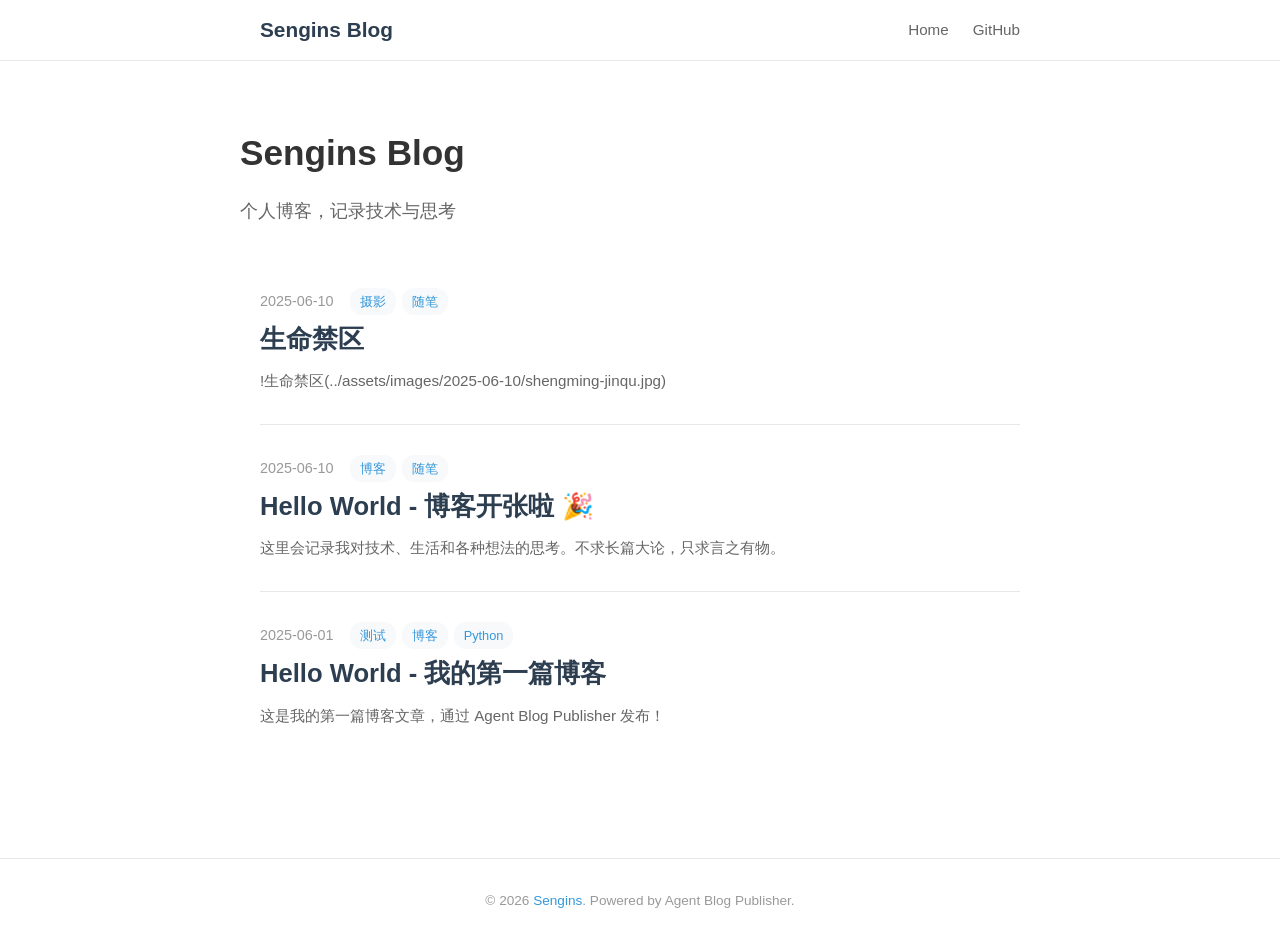
<file: index.html>
<!DOCTYPE html>
<html lang="zh-CN">
<head>
    <meta charset="UTF-8">
    <meta name="viewport" content="width=device-width, initial-scale=1.0">
    <title>Sengins Blog</title>
    <meta name="description" content="个人博客，记录技术与思考">
    <meta name="author" content="Sengins">

    <!-- Open Graph -->
    <meta property="og:title" content="Sengins Blog">
    <meta property="og:description" content="个人博客，记录技术与思考">
    <meta property="og:type" content="website">
    <meta property="og:url" content="https://sengins.github.io/blog">

    <link rel="stylesheet" href="css/style.css">
</head>
<body>
    <!-- Header -->
    <header class="site-header">
        <div class="header-inner">
            <a href="index.html" class="site-title">Sengins Blog</a>
            <nav>
                <ul class="nav-links">
                    <li><a href="index.html">Home</a></li>
                    <li><a href="https://github.com/sengins" target="_blank" rel="noopener">GitHub</a></li>
                </ul>
            </nav>
        </div>
    </header>

    <!-- Hero Section -->
    <section class="container" style="padding: 60px 0 20px;">
        <h1 style="font-size: 2.2rem; margin-bottom: 12px;">Sengins Blog</h1>
        <p style="color: var(--text-secondary); font-size: 1.1rem;">个人博客，记录技术与思考</p>
    </section>

    <!-- Article List -->
    <section class="container">
        <div class="article-list">
                <article class="article-item">
                    <div class="article-meta">
                        <time datetime="2025-06-10">2025-06-10</time>
                        <span class="article-tags">
                            <span class="article-tag">摄影</span>
                            <span class="article-tag">随笔</span>
                        </span>
                    </div>
                    <h2 class="article-title">
                        <a href="articles/shengming-jinqu.html">生命禁区</a>
                    </h2>
                    <p class="article-summary">!生命禁区(../assets/images/2025-06-10/shengming-jinqu.jpg)</p>
                </article>
                <article class="article-item">
                    <div class="article-meta">
                        <time datetime="2025-06-10">2025-06-10</time>
                        <span class="article-tags">
                            <span class="article-tag">博客</span>
                            <span class="article-tag">随笔</span>
                        </span>
                    </div>
                    <h2 class="article-title">
                        <a href="articles/hello-world.html">Hello World - 博客开张啦 🎉</a>
                    </h2>
                    <p class="article-summary">这里会记录我对技术、生活和各种想法的思考。不求长篇大论，只求言之有物。</p>
                </article>
                <article class="article-item">
                    <div class="article-meta">
                        <time datetime="2025-06-01">2025-06-01</time>
                        <span class="article-tags">
                            <span class="article-tag">测试</span>
                            <span class="article-tag">博客</span>
                            <span class="article-tag">Python</span>
                        </span>
                    </div>
                    <h2 class="article-title">
                        <a href="articles/hello-world.html">Hello World - 我的第一篇博客</a>
                    </h2>
                    <p class="article-summary">这是我的第一篇博客文章，通过 Agent Blog Publisher 发布！</p>
                </article>
        </div>
    </section>

    <!-- Footer -->
    <footer class="site-footer">
        <div class="container">
            <p>&copy; 2026 <a href="https://github.com/sengins">Sengins</a>. Powered by Agent Blog Publisher.</p>
        </div>
    </footer>
</body>
</html>
</file>
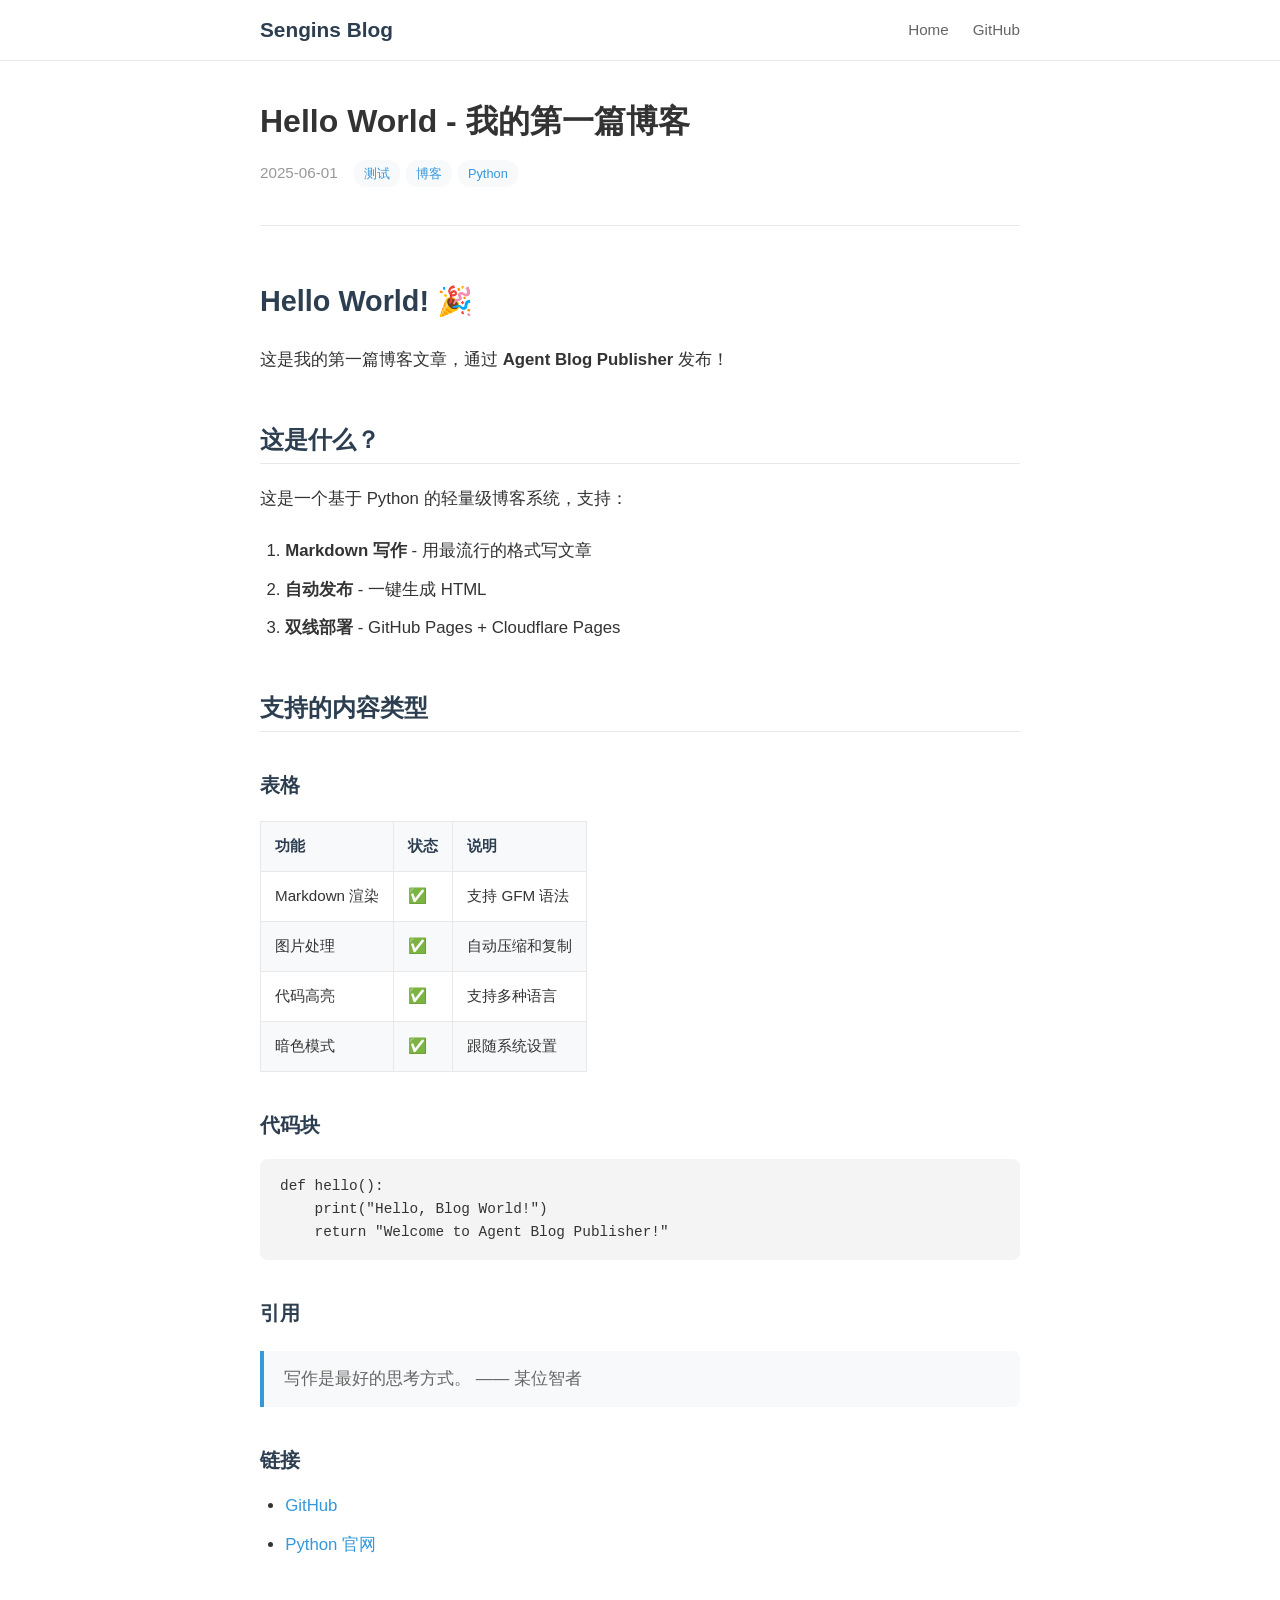
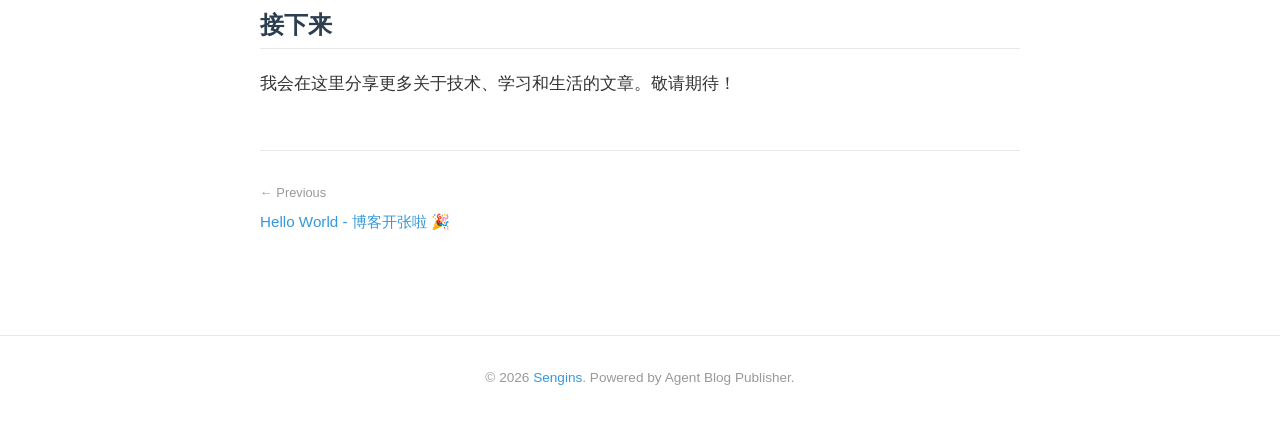
<file: articles/hello-world.html>
<!DOCTYPE html>
<html lang="zh-CN">
<head>
    <meta charset="UTF-8">
    <meta name="viewport" content="width=device-width, initial-scale=1.0">
    <title>Hello World - 我的第一篇博客 - Sengins Blog</title>
    <meta name="description" content="这是我的第一篇博客文章，通过 Agent Blog Publisher 发布！">
    <meta name="author" content="Sengins">
    <meta name="keywords" content="测试, 博客, Python">

    <!-- Open Graph -->
    <meta property="og:title" content="Hello World - 我的第一篇博客 - Sengins Blog">
    <meta property="og:description" content="这是我的第一篇博客文章，通过 Agent Blog Publisher 发布！">
    <meta property="og:type" content="article">
    <meta property="og:url" content="https://sengins.github.io/blog/articles/hello-world.html">
    <meta property="article:published_time" content="2025-06-01">

    <link rel="stylesheet" href="../css/style.css">
</head>
<body>
    <!-- Header -->
    <header class="site-header">
        <div class="header-inner">
            <a href="../index.html" class="site-title">Sengins Blog</a>
            <nav>
                <ul class="nav-links">
                    <li><a href="../index.html">Home</a></li>
                    <li><a href="https://github.com/sengins" target="_blank" rel="noopener">GitHub</a></li>
                </ul>
            </nav>
        </div>
    </header>

    <!-- Article Content -->
    <main class="container">
        <article class="article-page">
            <header class="article-header">
                <h1 class="article-title">Hello World - 我的第一篇博客</h1>
                <div class="article-meta">
                    <time datetime="2025-06-01">2025-06-01</time>
                    <span class="article-tags">
                        <span class="article-tag">测试</span>
                        <span class="article-tag">博客</span>
                        <span class="article-tag">Python</span>
                    </span>
                </div>
            </header>

            <div class="article-content">
                <h1>Hello World! 🎉</h1>
<p>这是我的第一篇博客文章，通过 <strong>Agent Blog Publisher</strong> 发布！</p>
<h2>这是什么？</h2>
<p>这是一个基于 Python 的轻量级博客系统，支持：</p>
<ol>
<li><strong>Markdown 写作</strong> - 用最流行的格式写文章</li>
<li><strong>自动发布</strong> - 一键生成 HTML</li>
<li><strong>双线部署</strong> - GitHub Pages + Cloudflare Pages</li>
</ol>
<h2>支持的内容类型</h2>
<h3>表格</h3>
<div class="table-wrapper"><table>
<thead>
<tr>
  <th>功能</th>
  <th>状态</th>
  <th>说明</th>
</tr>
</thead>
<tbody>
<tr>
  <td>Markdown 渲染</td>
  <td>✅</td>
  <td>支持 GFM 语法</td>
</tr>
<tr>
  <td>图片处理</td>
  <td>✅</td>
  <td>自动压缩和复制</td>
</tr>
<tr>
  <td>代码高亮</td>
  <td>✅</td>
  <td>支持多种语言</td>
</tr>
<tr>
  <td>暗色模式</td>
  <td>✅</td>
  <td>跟随系统设置</td>
</tr>
</tbody>
</table></div>
<h3>代码块</h3>
<pre><code class="language-python">def hello():
    print(&quot;Hello, Blog World!&quot;)
    return &quot;Welcome to Agent Blog Publisher!&quot;
</code></pre>
<h3>引用</h3>
<blockquote>
<p>写作是最好的思考方式。
—— 某位智者</p>
</blockquote>
<h3>链接</h3>
<ul>
<li><a href="https://github.com" target="_blank" rel="noopener">GitHub</a></li>
<li><a href="https://python.org" target="_blank" rel="noopener">Python 官网</a></li>
</ul>
<h2>接下来</h2>
<p>我会在这里分享更多关于技术、学习和生活的文章。敬请期待！</p>

            </div>

            <!-- Article Navigation -->
            <nav class="article-nav">
                <a href="../articles/hello-world.html" class="nav-prev">
                    <span class="nav-label">← Previous</span>
                    Hello World - 博客开张啦 🎉
                </a>
            </nav>
        </article>
    </main>

    <!-- Footer -->
    <footer class="site-footer">
        <div class="container">
            <p>&copy; 2026 <a href="https://github.com/sengins">Sengins</a>. Powered by Agent Blog Publisher.</p>
        </div>
    </footer>
</body>
</html>
</file>
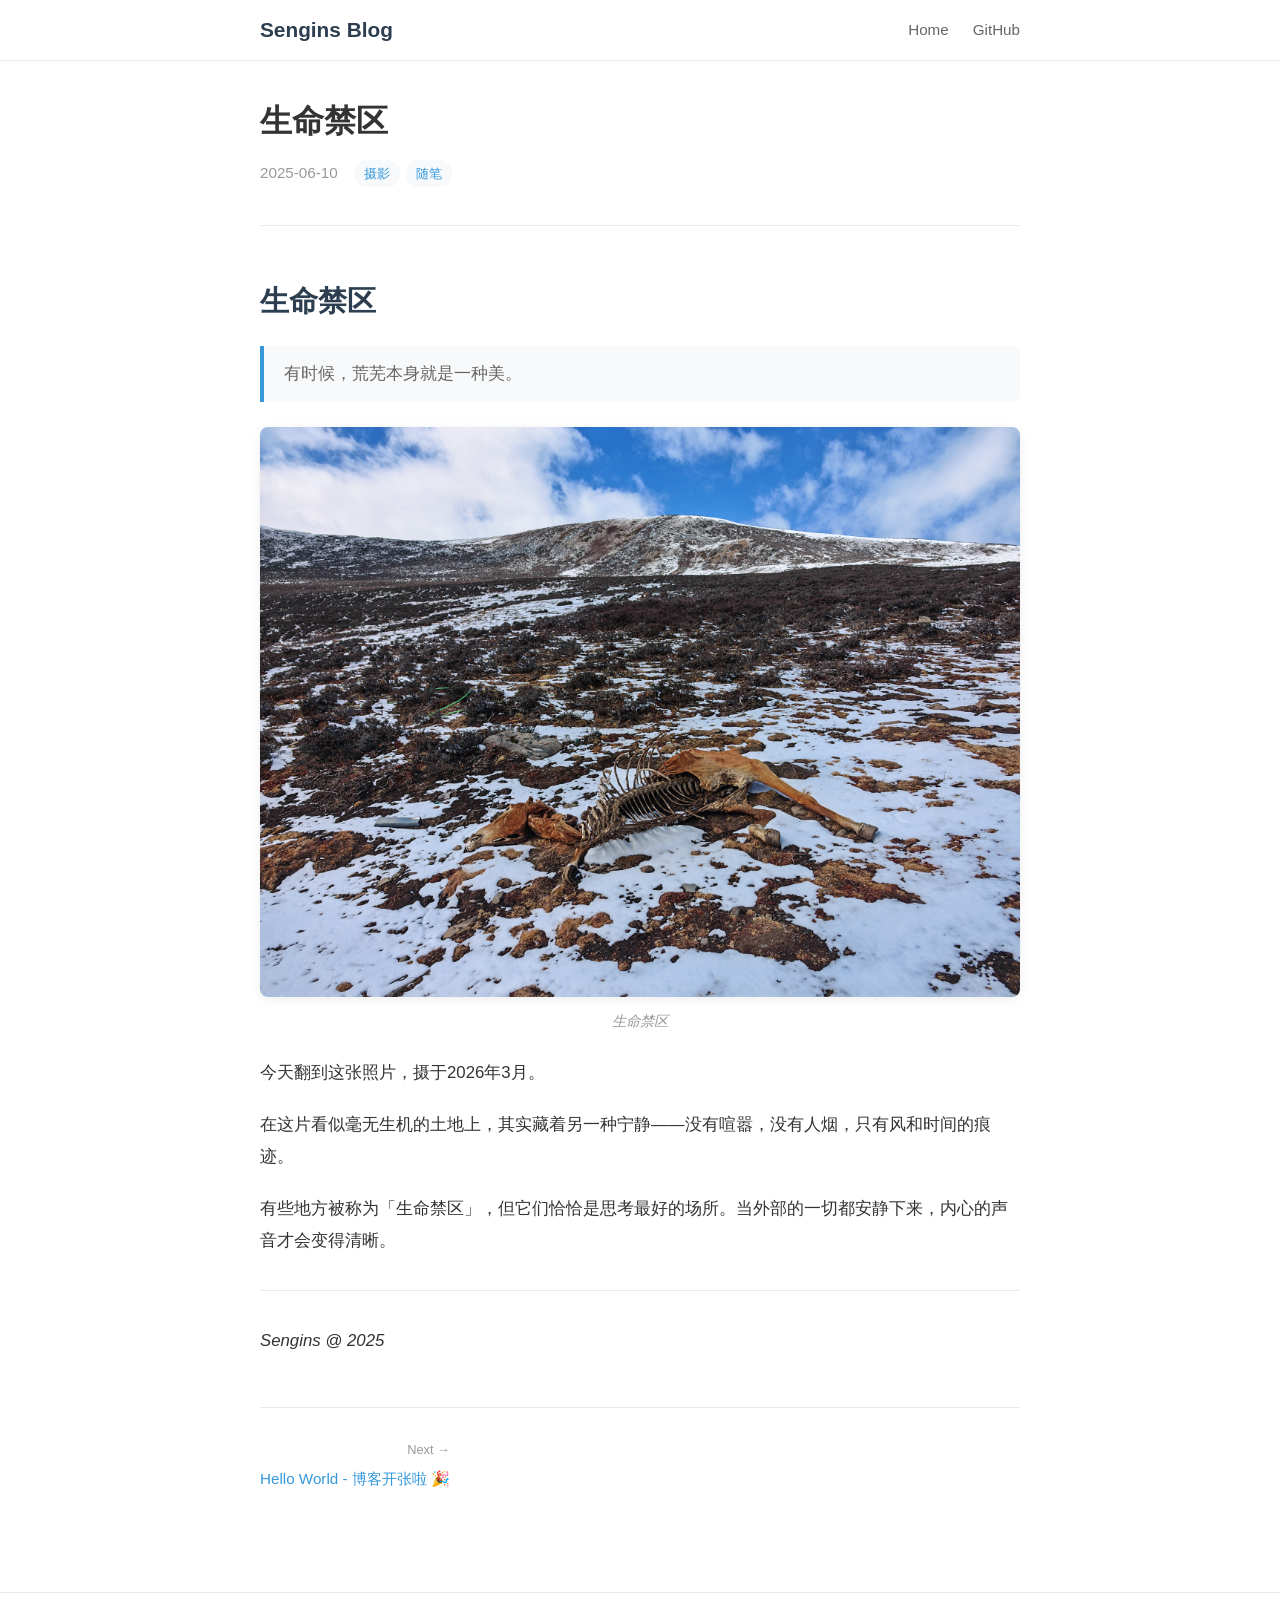
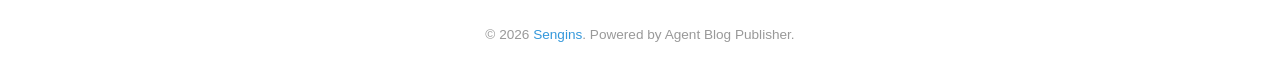
<file: articles/shengming-jinqu.html>
<!DOCTYPE html>
<html lang="zh-CN">
<head>
    <meta charset="UTF-8">
    <meta name="viewport" content="width=device-width, initial-scale=1.0">
    <title>生命禁区 - Sengins Blog</title>
    <meta name="description" content="!生命禁区(../assets/images/2025-06-10/shengming-jinqu.jpg)">
    <meta name="author" content="Sengins">
    <meta name="keywords" content="摄影, 随笔">

    <!-- Open Graph -->
    <meta property="og:title" content="生命禁区 - Sengins Blog">
    <meta property="og:description" content="!生命禁区(../assets/images/2025-06-10/shengming-jinqu.jpg)">
    <meta property="og:type" content="article">
    <meta property="og:url" content="https://sengins.github.io/blog/articles/shengming-jinqu.html">
    <meta property="article:published_time" content="2025-06-10">

    <link rel="stylesheet" href="../css/style.css">
</head>
<body>
    <!-- Header -->
    <header class="site-header">
        <div class="header-inner">
            <a href="../index.html" class="site-title">Sengins Blog</a>
            <nav>
                <ul class="nav-links">
                    <li><a href="../index.html">Home</a></li>
                    <li><a href="https://github.com/sengins" target="_blank" rel="noopener">GitHub</a></li>
                </ul>
            </nav>
        </div>
    </header>

    <!-- Article Content -->
    <main class="container">
        <article class="article-page">
            <header class="article-header">
                <h1 class="article-title">生命禁区</h1>
                <div class="article-meta">
                    <time datetime="2025-06-10">2025-06-10</time>
                    <span class="article-tags">
                        <span class="article-tag">摄影</span>
                        <span class="article-tag">随笔</span>
                    </span>
                </div>
            </header>

            <div class="article-content">
                <h1>生命禁区</h1>
<blockquote>
<p>有时候，荒芜本身就是一种美。</p>
</blockquote>
<p><img src="../assets/images/2025-06-10/shengming-jinqu.jpg" alt="生命禁区" loading="lazy">
<em>生命禁区</em></p>
<p>今天翻到这张照片，摄于2026年3月。</p>
<p>在这片看似毫无生机的土地上，其实藏着另一种宁静——没有喧嚣，没有人烟，只有风和时间的痕迹。</p>
<p>有些地方被称为「生命禁区」，但它们恰恰是思考最好的场所。当外部的一切都安静下来，内心的声音才会变得清晰。</p>
<hr />
<p><em>Sengins @ 2025</em></p>

            </div>

            <!-- Article Navigation -->
            <nav class="article-nav">
                <a href="../articles/hello-world.html" class="nav-next">
                    <span class="nav-label">Next →</span>
                    Hello World - 博客开张啦 🎉
                </a>
            </nav>
        </article>
    </main>

    <!-- Footer -->
    <footer class="site-footer">
        <div class="container">
            <p>&copy; 2026 <a href="https://github.com/sengins">Sengins</a>. Powered by Agent Blog Publisher.</p>
        </div>
    </footer>
</body>
</html>
</file>
<file: css/style.css>
/* ============================================
   Agent Blog Publisher - Main Stylesheet
   Inspired by modern minimal blog design
   ============================================ */

/* CSS Variables for theming */
:root {
    --primary-color: #2c3e50;
    --accent-color: #3498db;
    --bg-color: #ffffff;
    --bg-secondary: #f8f9fa;
    --text-color: #333333;
    --text-secondary: #666666;
    --text-muted: #999999;
    --border-color: #e8e8e8;
    --code-bg: #f4f4f4;
    --card-shadow: 0 2px 8px rgba(0,0,0,0.08);
    --max-width: 800px;
    --header-height: 60px;
}

/* Dark mode */
@media (prefers-color-scheme: dark) {
    :root {
        --primary-color: #ecf0f1;
        --accent-color: #5dade2;
        --bg-color: #1a1a2e;
        --bg-secondary: #16213e;
        --text-color: #e0e0e0;
        --text-secondary: #b0b0b0;
        --text-muted: #808080;
        --border-color: #2a2a4a;
        --code-bg: #2a2a3e;
        --card-shadow: 0 2px 8px rgba(0,0,0,0.3);
    }
}

/* Reset & Base */
*, *::before, *::after {
    margin: 0;
    padding: 0;
    box-sizing: border-box;
}

html {
    scroll-behavior: smooth;
    font-size: 16px;
}

body {
    font-family: -apple-system, BlinkMacSystemFont, "Segoe UI", Roboto, "Helvetica Neue", Arial, "Noto Sans SC", sans-serif;
    line-height: 1.8;
    color: var(--text-color);
    background-color: var(--bg-color);
    -webkit-font-smoothing: antialiased;
}

/* ============================================
   Layout
   ============================================ */

.container {
    max-width: var(--max-width);
    margin: 0 auto;
    padding: 0 20px;
}

/* ============================================
   Header / Navigation
   ============================================ */

.site-header {
    background: var(--bg-color);
    border-bottom: 1px solid var(--border-color);
    position: sticky;
    top: 0;
    z-index: 100;
    backdrop-filter: blur(10px);
    background-color: rgba(255,255,255,0.95);
}

@media (prefers-color-scheme: dark) {
    .site-header {
        background-color: rgba(26,26,46,0.95);
    }
}

.header-inner {
    max-width: var(--max-width);
    margin: 0 auto;
    padding: 0 20px;
    height: var(--header-height);
    display: flex;
    align-items: center;
    justify-content: space-between;
}

.site-title {
    font-size: 1.3rem;
    font-weight: 700;
    color: var(--primary-color);
    text-decoration: none;
    transition: color 0.2s;
}

.site-title:hover {
    color: var(--accent-color);
}

.nav-links {
    display: flex;
    gap: 24px;
    list-style: none;
}

.nav-links a {
    color: var(--text-secondary);
    text-decoration: none;
    font-size: 0.95rem;
    transition: color 0.2s;
}

.nav-links a:hover {
    color: var(--accent-color);
}

/* ============================================
   Article List (Index Page)
   ============================================ */

.article-list {
    padding: 40px 0;
}

.article-item {
    padding: 30px 0;
    border-bottom: 1px solid var(--border-color);
}

.article-item:first-child {
    padding-top: 0;
}

.article-item:last-child {
    border-bottom: none;
}

.article-meta {
    font-size: 0.9rem;
    color: var(--text-muted);
    margin-bottom: 8px;
}

.article-meta time {
    margin-right: 12px;
}

.article-tags {
    display: inline-flex;
    gap: 6px;
}

.article-tag {
    display: inline-block;
    padding: 2px 10px;
    font-size: 0.8rem;
    color: var(--accent-color);
    background: var(--bg-secondary);
    border-radius: 12px;
    text-decoration: none;
    transition: all 0.2s;
}

.article-tag:hover {
    background: var(--accent-color);
    color: white;
}

.article-title {
    font-size: 1.6rem;
    font-weight: 700;
    line-height: 1.3;
    margin-bottom: 12px;
}

.article-title a {
    color: var(--primary-color);
    text-decoration: none;
    transition: color 0.2s;
}

.article-title a:hover {
    color: var(--accent-color);
}

.article-summary {
    color: var(--text-secondary);
    font-size: 0.95rem;
    line-height: 1.7;
}

/* ============================================
   Article Page
   ============================================ */

.article-page {
    padding: 40px 0;
}

.article-header {
    margin-bottom: 40px;
    padding-bottom: 30px;
    border-bottom: 1px solid var(--border-color);
}

.article-header .article-title {
    font-size: 2rem;
    margin-bottom: 16px;
}

.article-header .article-meta {
    font-size: 0.95rem;
}

/* Article Content - Markdown rendered styles */
.article-content {
    font-size: 1.05rem;
    line-height: 1.9;
}

.article-content h1,
.article-content h2,
.article-content h3,
.article-content h4 {
    margin-top: 2em;
    margin-bottom: 0.8em;
    font-weight: 700;
    line-height: 1.3;
    color: var(--primary-color);
}

.article-content h1 { font-size: 1.8rem; }
.article-content h2 { font-size: 1.5rem; border-bottom: 1px solid var(--border-color); padding-bottom: 8px; }
.article-content h3 { font-size: 1.25rem; }
.article-content h4 { font-size: 1.1rem; }

.article-content p {
    margin-bottom: 1.2em;
}

.article-content a {
    color: var(--accent-color);
    text-decoration: none;
    border-bottom: 1px solid transparent;
    transition: border-color 0.2s;
}

.article-content a:hover {
    border-bottom-color: var(--accent-color);
}

/* Images */
.article-content img {
    max-width: 100%;
    height: auto;
    border-radius: 8px;
    margin: 1.5em auto;
    display: block;
    box-shadow: var(--card-shadow);
}

.article-content img + em {
    display: block;
    text-align: center;
    color: var(--text-muted);
    font-size: 0.9rem;
    margin-top: -1em;
    margin-bottom: 1.5em;
}

/* Blockquotes */
.article-content blockquote {
    margin: 1.5em 0;
    padding: 12px 20px;
    border-left: 4px solid var(--accent-color);
    background: var(--bg-secondary);
    border-radius: 0 8px 8px 0;
    color: var(--text-secondary);
}

.article-content blockquote p:last-child {
    margin-bottom: 0;
}

/* Code blocks */
.article-content code {
    font-family: "SF Mono", "Fira Code", "Fira Mono", Menlo, Consolas, monospace;
    font-size: 0.9em;
    padding: 2px 6px;
    background: var(--code-bg);
    border-radius: 4px;
}

.article-content pre {
    margin: 1.5em 0;
    padding: 16px 20px;
    background: var(--code-bg);
    border-radius: 8px;
    overflow-x: auto;
    font-size: 0.9rem;
    line-height: 1.6;
}

.article-content pre code {
    padding: 0;
    background: none;
    font-size: inherit;
}

/* Tables */
.article-content table {
    width: 100%;
    border-collapse: collapse;
    margin: 1.5em 0;
    font-size: 0.95rem;
    overflow-x: auto;
    display: block;
}

.article-content th,
.article-content td {
    padding: 10px 14px;
    border: 1px solid var(--border-color);
    text-align: left;
}

.article-content th {
    background: var(--bg-secondary);
    font-weight: 600;
    color: var(--primary-color);
}

.article-content tr:nth-child(even) {
    background: var(--bg-secondary);
}

.article-content tr:hover {
    background: rgba(52, 152, 219, 0.05);
}

/* Lists */
.article-content ul,
.article-content ol {
    margin: 1em 0;
    padding-left: 1.5em;
}

.article-content li {
    margin-bottom: 0.4em;
}

.article-content li > ul,
.article-content li > ol {
    margin: 0.2em 0;
}

/* Horizontal rule */
.article-content hr {
    margin: 2em 0;
    border: none;
    border-top: 1px solid var(--border-color);
}

/* ============================================
   Article Navigation (Prev/Next)
   ============================================ */

.article-nav {
    display: flex;
    justify-content: space-between;
    margin-top: 50px;
    padding-top: 30px;
    border-top: 1px solid var(--border-color);
}

.article-nav a {
    color: var(--accent-color);
    text-decoration: none;
    font-size: 0.95rem;
    max-width: 45%;
    transition: opacity 0.2s;
}

.article-nav a:hover {
    opacity: 0.8;
}

.article-nav .nav-prev {
    text-align: left;
}

.article-nav .nav-next {
    text-align: right;
}

.article-nav .nav-label {
    display: block;
    font-size: 0.8rem;
    color: var(--text-muted);
    margin-bottom: 4px;
}

/* ============================================
   Footer
   ============================================ */

.site-footer {
    text-align: center;
    padding: 30px 0;
    color: var(--text-muted);
    font-size: 0.85rem;
    border-top: 1px solid var(--border-color);
    margin-top: 60px;
}

.site-footer a {
    color: var(--accent-color);
    text-decoration: none;
}

/* ============================================
   Responsive
   ============================================ */

@media (max-width: 600px) {
    html {
        font-size: 15px;
    }

    .article-title {
        font-size: 1.3rem;
    }

    .article-header .article-title {
        font-size: 1.5rem;
    }

    .article-content {
        font-size: 1rem;
    }

    .article-content table {
        font-size: 0.85rem;
    }

    .article-nav {
        flex-direction: column;
        gap: 16px;
    }

    .article-nav a {
        max-width: 100%;
    }

    .article-nav .nav-next {
        text-align: left;
    }
}

/* ============================================
   Utility Classes
   ============================================ */

.text-center { text-align: center; }
.text-muted { color: var(--text-muted); }
.mt-2 { margin-top: 2em; }
.mb-2 { margin-bottom: 2em; }
</file>
